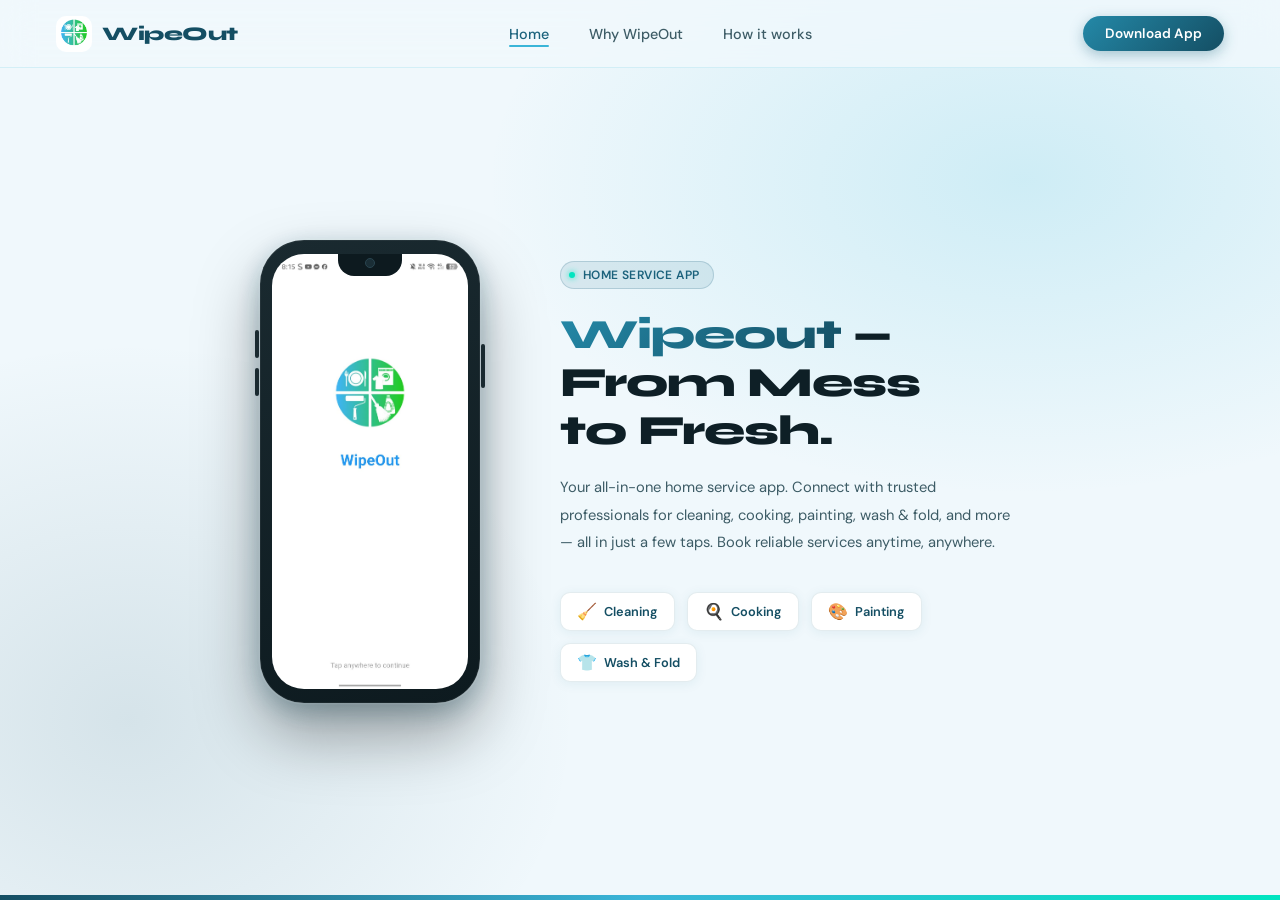
<file: index.html>
<!DOCTYPE html>
<html lang="en">
<head>
  <meta charset="UTF-8" />
  <meta name="viewport" content="width=device-width, initial-scale=1.0"/>
  <title>WipeOut – Home</title>
  <link rel="stylesheet" href="index.css" />
  <link href="https://fonts.googleapis.com/css2?family=Syne:wght@400;600;700;800&family=DM+Sans:wght@300;400;500&display=swap" rel="stylesheet"/>
</head>
<body>

  <nav class="navbar">
    <a href="section1.html" class="nav-logo">
      <img src="pictures/logo.jpeg" alt="WipeOut Logo" class="logo-img" />
      <span class="logo-text">WipeOut</span>
    </a>
    <ul class="nav-links">
      <li><a href="section1.html" class="active">Home</a></li>
      <li><a href="section2.html">Why WipeOut</a></li>
      <li><a href="section3.html">How it works</a></li>
    </ul>
    <a href="section4.html" class="btn-download">Download App</a>
  </nav>

  <section class="hero">

    <div class="hero-phone">
      <div class="phone-outer">
        <div class="side-btn side-btn-vol1"></div>
        <div class="side-btn side-btn-vol2"></div>
        <div class="side-btn side-btn-pwr"></div>
        <div class="phone-screen">
          <img src="pictures/phone1.png" alt="WipeOut App Mockup" />
        </div>
      </div>
    </div>

    <div class="hero-text">
      <div class="hero-tag">
        <span></span> Home Service App
      </div>
      <h1 class="hero-heading">
        <span class="highlight">Wipeout</span> —<br/>From Mess<br/>to Fresh.
      </h1>
      <p class="hero-desc">
        Your all-in-one home service app. Connect with trusted professionals for
        cleaning, cooking, painting, wash &amp; fold, and more — all in just a few taps.
        Book reliable services anytime, anywhere.
      </p>
      <div class="hero-badges">
        <div class="badge"><span class="badge-icon">🧹</span> Cleaning</div>
        <div class="badge"><span class="badge-icon">🍳</span> Cooking</div>
        <div class="badge"><span class="badge-icon">🎨</span> Painting</div>
        <div class="badge"><span class="badge-icon">👕</span> Wash &amp; Fold</div>
      </div>
    </div>

  </section>

  <div class="footer-bar"></div>

</body>
</html>
</file>
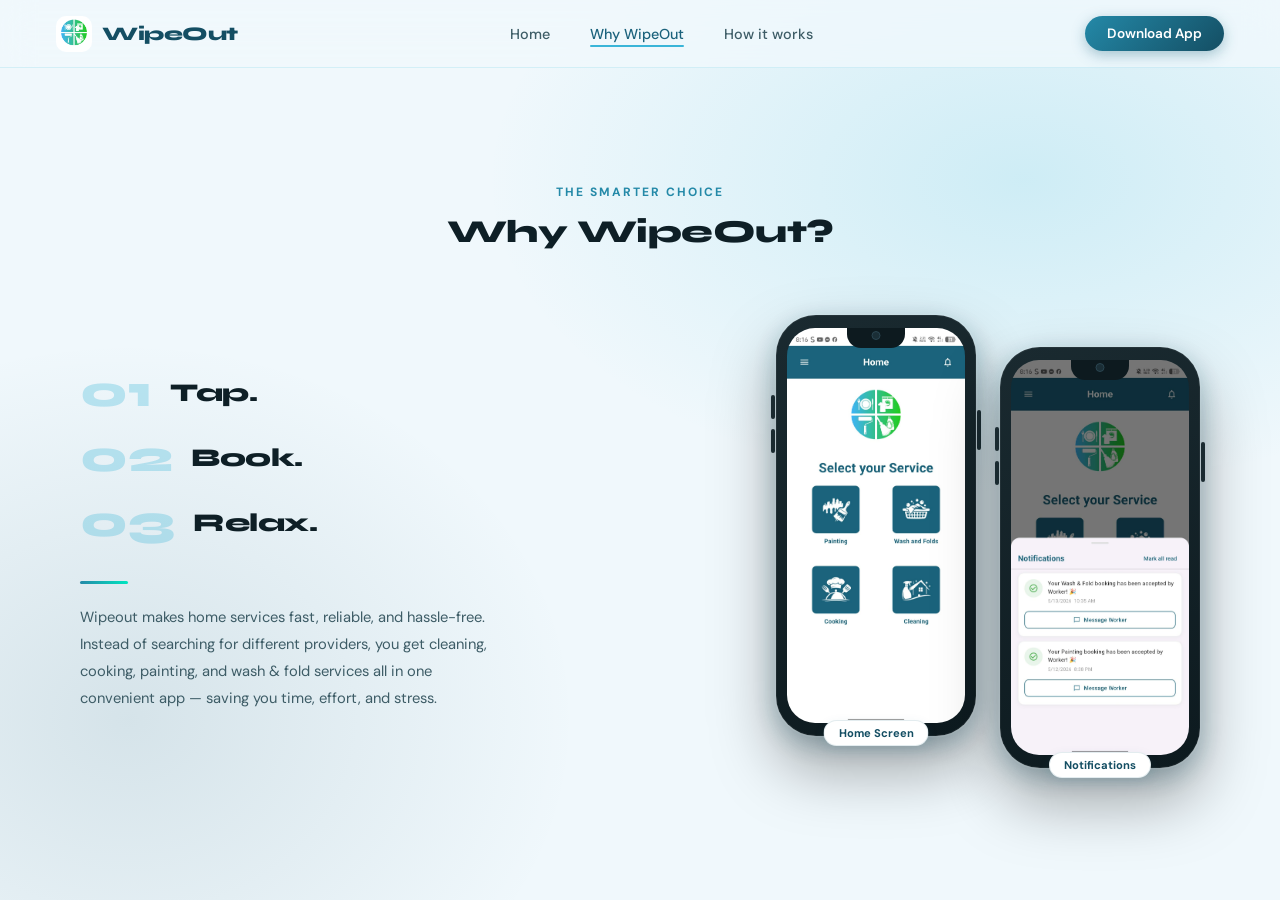
<file: section2.html>
<!DOCTYPE html>
<html lang="en">
<head>
  <meta charset="UTF-8" />
  <meta name="viewport" content="width=device-width, initial-scale=1.0"/>
  <title>WipeOut – Why WipeOut</title>
  <link rel="stylesheet" href="section2.css" />
  <link href="https://fonts.googleapis.com/css2?family=Syne:wght@400;600;700;800&family=DM+Sans:wght@300;400;500&display=swap" rel="stylesheet"/>
</head>
<body>

  <nav class="navbar">
    <a href="section1.html" class="nav-logo">
      <img src="pictures/logo.jpeg" alt="WipeOut Logo" class="logo-img" />
      <span class="logo-text">WipeOut</span>
    </a>
    <ul class="nav-links">
      <li><a href="index.html">Home</a></li>
      <li><a href="section2.html" class="active">Why WipeOut</a></li>
      <li><a href="section3.html">How it works</a></li>
    </ul>
    <a href="section4.html" class="btn-download">Download App</a>
  </nav>

  <section class="why-section">

    <p class="section-eyebrow">The Smarter Choice</p>
    <h2 class="section-title">Why WipeOut?</h2>

    <div class="why-content">

      <div class="why-left">
        <ul class="steps-list">
          <li class="step-item">
            <span class="step-num">01</span>
            <span class="step-label">Tap.</span>
          </li>
          <li class="step-item">
            <span class="step-num">02</span>
            <span class="step-label">Book.</span>
          </li>
          <li class="step-item">
            <span class="step-num">03</span>
            <span class="step-label">Relax.</span>
          </li>
        </ul>
        <div class="why-divider"></div>
        <p class="why-desc">
          Wipeout makes home services fast, reliable, and hassle-free. Instead of searching
          for different providers, you get cleaning, cooking, painting, and wash &amp; fold
          services all in one convenient app — saving you time, effort, and stress.
        </p>
      </div>

      <div class="why-phones">
        <div class="phone-wrap">
          <div class="phone-outer">
            <div class="side-btn side-btn-vol1"></div>
            <div class="side-btn side-btn-vol2"></div>
            <div class="side-btn side-btn-pwr"></div>
            <div class="phone-screen">
              <img src="pictures/phone2.png" alt="WipeOut Home Screen" />
            </div>
          </div>
          <div class="phone-badge">Home Screen</div>
        </div>
        <div class="phone-wrap">
          <div class="phone-outer">
            <div class="side-btn side-btn-vol1"></div>
            <div class="side-btn side-btn-vol2"></div>
            <div class="side-btn side-btn-pwr"></div>
            <div class="phone-screen">
              <img src="pictures/phone3.png" alt="WipeOut Notifications" />
            </div>
          </div>
          <div class="phone-badge">Notifications</div>
        </div>
      </div>

    </div>
  </section>

</body>
</html>
</file>
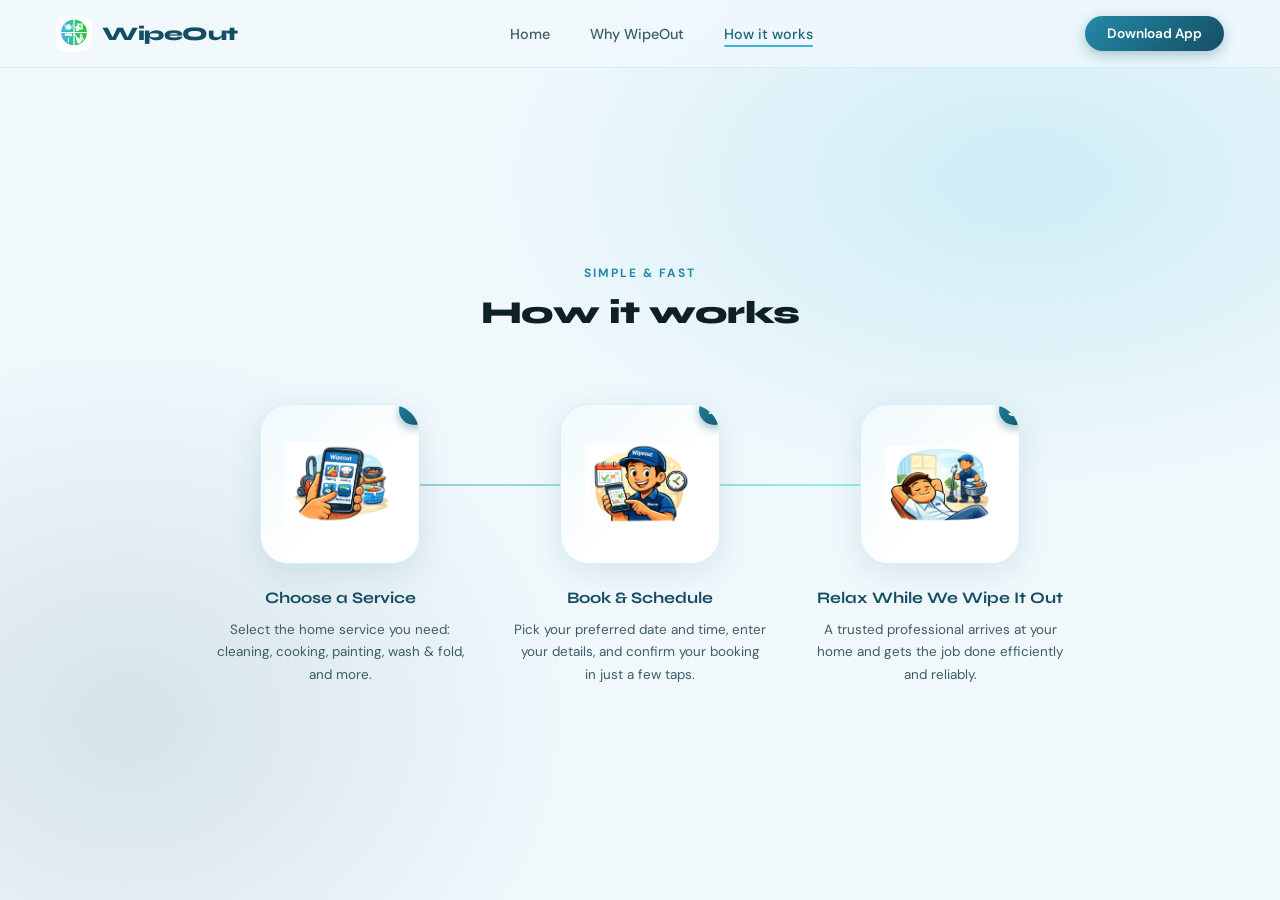
<file: section3.html>
<!DOCTYPE html>
<html lang="en">
<head>
  <meta charset="UTF-8" />
  <meta name="viewport" content="width=device-width, initial-scale=1.0"/>
  <title>WipeOut – How It Works</title>
  <link rel="stylesheet" href="section3.css" />
  <link href="https://fonts.googleapis.com/css2?family=Syne:wght@400;600;700;800&family=DM+Sans:wght@300;400;500&display=swap" rel="stylesheet"/>
</head>
<body>

  <nav class="navbar">
    <a href="section1.html" class="nav-logo">
      <img src="pictures/logo.jpeg" alt="WipeOut Logo" class="logo-img" />
      <span class="logo-text">WipeOut</span>
    </a>
    <ul class="nav-links">
      <li><a href="index.html">Home</a></li>
      <li><a href="section2.html">Why WipeOut</a></li>
      <li><a href="section3.html" class="active">How it works</a></li>
    </ul>
    <a href="section4.html" class="btn-download">Download App</a>
  </nav>

  <section class="how-section">

    <p class="section-eyebrow">Simple & Fast</p>
    <h2 class="section-title">How it works</h2>

    <div class="steps-row">

      <div class="step-card">
        <div class="step-img-wrap">
          <div class="step-num-badge">1</div>
          <img src="pictures/choose.png" alt="Choose a Service" class="step-img" />
        </div>
        <h3 class="step-title">Choose a Service</h3>
        <p class="step-desc">
          Select the home service you need: cleaning, cooking, painting, wash &amp; fold, and more.
        </p>
      </div>

      <div class="step-card">
        <div class="step-img-wrap">
          <div class="step-num-badge">2</div>
          <img src="pictures/book.png" alt="Book and Schedule" class="step-img" />
        </div>
        <h3 class="step-title">Book &amp; Schedule</h3>
        <p class="step-desc">
          Pick your preferred date and time, enter your details, and confirm your booking in just a few taps.
        </p>
      </div>

      <div class="step-card">
        <div class="step-img-wrap">
          <div class="step-num-badge">3</div>
          <img src="pictures/relax.png" alt="Relax While We Wipe It Out" class="step-img" />
        </div>
        <h3 class="step-title">Relax While We Wipe It Out</h3>
        <p class="step-desc">
          A trusted professional arrives at your home and gets the job done efficiently and reliably.
        </p>
      </div>

    </div>
  </section>

</body>
</html>
</file>
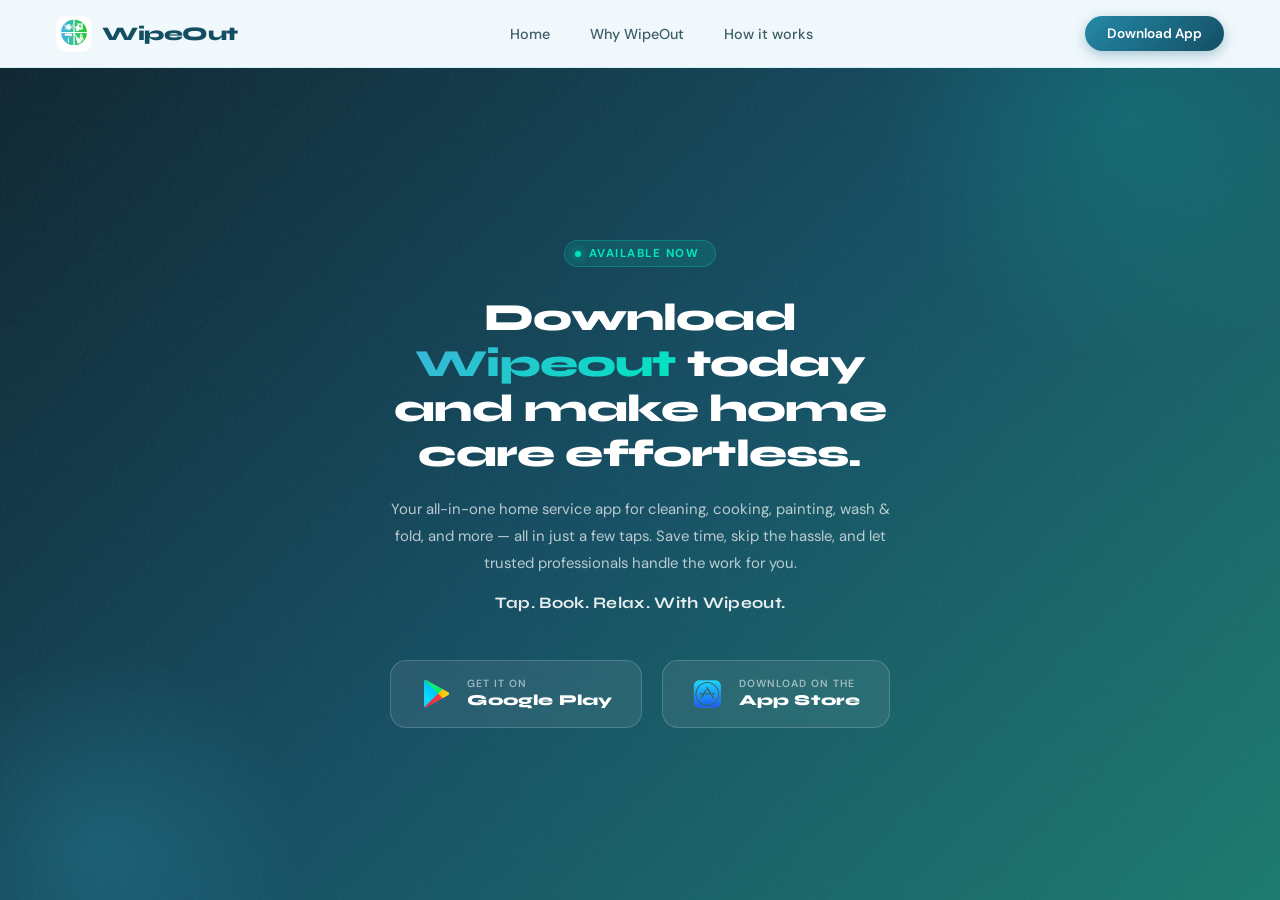
<file: section4.html>
<!DOCTYPE html>
<html lang="en">
<head>
  <meta charset="UTF-8" />
  <meta name="viewport" content="width=device-width, initial-scale=1.0"/>
  <title>WipeOut – Download</title>
  <link rel="stylesheet" href="section4.css" />
  <link href="https://fonts.googleapis.com/css2?family=Syne:wght@400;600;700;800&family=DM+Sans:wght@300;400;500&display=swap" rel="stylesheet"/>
</head>
<body>

  <nav class="navbar">
    <a href="section1.html" class="nav-logo">
      <img src="pictures/logo.jpeg" alt="WipeOut Logo" class="logo-img" />
      <span class="logo-text">WipeOut</span>
    </a>
    <ul class="nav-links">
      <li><a href="index.html">Home</a></li>
      <li><a href="section2.html">Why WipeOut</a></li>
      <li><a href="section3.html">How it works</a></li>
    </ul>
    <a href="section4.html" class="btn-download active">Download App</a>
  </nav>

  <section class="download-section">
    <div class="glow-orb glow-orb-1"></div>
    <div class="glow-orb glow-orb-2"></div>

    <div class="download-inner">

      <div class="dl-eyebrow">
        <div class="dl-eyebrow-dot"></div>
        Available Now
      </div>

      <h2 class="download-title">
        Download <span class="accent-word">Wipeout</span> today<br/>
        and make home care effortless.
      </h2>

      <p class="download-desc">
        Your all-in-one home service app for cleaning, cooking, painting, wash &amp; fold,
        and more — all in just a few taps. Save time, skip the hassle, and let trusted
        professionals handle the work for you.
      </p>

      <p class="download-tagline">Tap. Book. Relax. With Wipeout.</p>

      <div class="store-buttons">
        <a href="#" class="store-btn">
          <img src="pictures/playstore.png" alt="Google Play" class="store-icon" />
          <div class="store-label">
            <span class="store-sub">GET IT ON</span>
            <span class="store-name">Google Play</span>
          </div>
        </a>

        <a href="#" class="store-btn">
          <img src="pictures/appstore.png" alt="App Store" class="store-icon" />
          <div class="store-label">
            <span class="store-sub">DOWNLOAD ON THE</span>
            <span class="store-name">App Store</span>
          </div>
        </a>
      </div>

    </div>
  </section>

</body>
</html>
</file>
<file: index.css>
/* ============================================
   section1.css – Hero / Home Section Styles
   Modern Redesign
   ============================================ */

@import url('https://fonts.googleapis.com/css2?family=Syne:wght@400;600;700;800&family=DM+Sans:wght@300;400;500&display=swap');

*, *::before, *::after {
  box-sizing: border-box;
  margin: 0;
  padding: 0;
}

:root {
  --teal:        #1b627c;
  --teal-dark:   #144e63;
  --teal-light:  #2489a8;
  --teal-glow:   #3ab5d8;
  --accent:      #00e5c0;
  --text-dark:   #0e1f26;
  --text-mid:    #3d5c66;
  --white:       #ffffff;
  --glass:       rgba(255,255,255,0.07);
  --glass-border:rgba(255,255,255,0.15);
  --card-bg:     rgba(255,255,255,0.92);
}

html { scroll-behavior: smooth; }

body {
  font-family: 'DM Sans', sans-serif;
  background: #f0f8fc;
  color: var(--text-dark);
  min-height: 100vh;
  display: flex;
  flex-direction: column;
  overflow-x: hidden;
}

/* ---- BG MESH ---- */
body::before {
  content: '';
  position: fixed;
  inset: 0;
  background:
    radial-gradient(ellipse 60% 50% at 80% 20%, rgba(52,185,216,0.18) 0%, transparent 70%),
    radial-gradient(ellipse 50% 60% at 10% 80%, rgba(20,78,99,0.12) 0%, transparent 70%),
    #f0f8fc;
  z-index: -1;
  pointer-events: none;
}

/* ----- NAVBAR ----- */
.navbar {
  display: flex;
  align-items: center;
  justify-content: space-between;
  padding: 0 56px;
  height: 68px;
  background: rgba(240,248,252,0.75);
  backdrop-filter: blur(16px);
  -webkit-backdrop-filter: blur(16px);
  border-bottom: 1px solid rgba(52,185,216,0.15);
  position: sticky;
  top: 0;
  z-index: 200;
}

.nav-logo {
  display: flex;
  align-items: center;
  gap: 10px;
  text-decoration: none;
}

.logo-img {
  width: 36px;
  height: 36px;
  object-fit: contain;
  border-radius: 10px;
}

.logo-text {
  font-family: 'Syne', sans-serif;
  font-weight: 800;
  font-size: 1.2rem;
  color: var(--teal-dark);
  letter-spacing: -0.5px;
}

.nav-links {
  display: flex;
  gap: 40px;
  list-style: none;
}

.nav-links a {
  text-decoration: none;
  font-size: 0.9rem;
  font-weight: 500;
  color: var(--text-mid);
  transition: color 0.2s;
  position: relative;
}

.nav-links a::after {
  content: '';
  position: absolute;
  left: 0; bottom: -4px;
  width: 0; height: 2px;
  background: var(--teal-glow);
  border-radius: 2px;
  transition: width 0.25s ease;
}

.nav-links a:hover,
.nav-links a.active {
  color: var(--teal);
}

.nav-links a:hover::after,
.nav-links a.active::after {
  width: 100%;
}

.btn-download {
  text-decoration: none;
  font-size: 0.85rem;
  font-weight: 600;
  color: var(--white);
  background: linear-gradient(135deg, var(--teal-light), var(--teal-dark));
  padding: 9px 22px;
  border-radius: 50px;
  transition: box-shadow 0.25s, transform 0.2s;
  box-shadow: 0 4px 14px rgba(27,98,124,0.35);
  letter-spacing: 0.2px;
}

.btn-download:hover {
  box-shadow: 0 6px 22px rgba(27,98,124,0.5);
  transform: translateY(-1px);
}

/* ----- HERO ----- */
.hero {
  flex: 1;
  display: flex;
  align-items: center;
  justify-content: center;
  gap: 80px;
  padding: 60px 80px 80px;
}

/* ----- PHONE FRAME ----- */
.hero-phone {
  flex-shrink: 0;
  animation: floatPhone 4s ease-in-out infinite;
}

@keyframes floatPhone {
  0%, 100% { transform: translateY(0); }
  50%       { transform: translateY(-12px); }
}

.phone-frame {
  position: relative;
  width: 220px;
}

.phone-outer {
  width: 220px;
  border-radius: 44px;
  background: linear-gradient(160deg, #1a2a30 0%, #0d1a1f 100%);
  padding: 14px 12px;
  box-shadow:
    0 0 0 1.5px rgba(255,255,255,0.08),
    inset 0 0 0 1px rgba(255,255,255,0.05),
    0 32px 64px rgba(0,0,0,0.35),
    0 8px 24px rgba(27,98,124,0.3);
  position: relative;
}

.phone-outer::before {
  content: '';
  position: absolute;
  top: 14px;
  left: 50%;
  transform: translateX(-50%);
  width: 64px;
  height: 22px;
  background: #0d1a1f;
  border-radius: 0 0 16px 16px;
  z-index: 5;
}

.phone-outer::after {
  content: '';
  position: absolute;
  top: 18px;
  left: 50%;
  transform: translateX(-50%);
  width: 10px;
  height: 10px;
  background: #1a2e36;
  border-radius: 50%;
  border: 1.5px solid #2a4550;
  z-index: 6;
}

.phone-screen {
  width: 100%;
  border-radius: 32px;
  overflow: hidden;
  display: block;
  line-height: 0;
}

.phone-screen img {
  width: 100%;
  display: block;
}

/* Side buttons */
.phone-outer .side-btn {
  position: absolute;
  background: #1a2a30;
  border-radius: 3px;
}

.side-btn-vol1 { width: 4px; height: 28px; top: 90px; left: -5px; }
.side-btn-vol2 { width: 4px; height: 28px; top: 128px; left: -5px; }
.side-btn-pwr  { width: 4px; height: 44px; top: 104px; right: -5px; }

/* ----- HERO TEXT ----- */
.hero-text {
  max-width: 460px;
}

.hero-tag {
  display: inline-flex;
  align-items: center;
  gap: 8px;
  background: rgba(27,98,124,0.1);
  border: 1px solid rgba(27,98,124,0.2);
  border-radius: 50px;
  padding: 5px 14px 5px 8px;
  font-size: 0.75rem;
  font-weight: 600;
  color: var(--teal);
  letter-spacing: 0.4px;
  text-transform: uppercase;
  margin-bottom: 22px;
}

.hero-tag span {
  width: 6px; height: 6px;
  background: var(--accent);
  border-radius: 50%;
  display: inline-block;
  box-shadow: 0 0 6px var(--accent);
  animation: pulse 2s infinite;
}

@keyframes pulse {
  0%, 100% { opacity: 1; transform: scale(1); }
  50%       { opacity: 0.5; transform: scale(1.5); }
}

.hero-heading {
  font-family: 'Syne', sans-serif;
  font-size: 2.6rem;
  font-weight: 800;
  color: var(--text-dark);
  line-height: 1.15;
  margin-bottom: 20px;
  letter-spacing: -1px;
}

.highlight {
  background: linear-gradient(135deg, var(--teal-light), var(--teal-dark));
  -webkit-background-clip: text;
  -webkit-text-fill-color: transparent;
  background-clip: text;
}

.hero-desc {
  font-size: 0.92rem;
  line-height: 1.85;
  color: var(--text-mid);
  margin-bottom: 36px;
}

.hero-badges {
  display: flex;
  gap: 12px;
  flex-wrap: wrap;
}

.badge {
  display: flex;
  align-items: center;
  gap: 7px;
  background: var(--white);
  border: 1px solid rgba(27,98,124,0.12);
  border-radius: 10px;
  padding: 8px 16px;
  font-size: 0.8rem;
  font-weight: 600;
  color: var(--teal-dark);
  box-shadow: 0 2px 12px rgba(27,98,124,0.08);
  transition: transform 0.2s, box-shadow 0.2s;
}

.badge:hover {
  transform: translateY(-2px);
  box-shadow: 0 6px 18px rgba(27,98,124,0.14);
}

.badge-icon { font-size: 1rem; }

/* ----- FOOTER BAR ----- */
.footer-bar {
  height: 5px;
  background: linear-gradient(90deg, var(--teal-dark), var(--teal-glow), var(--accent));
}
</file>
<file: section2.css>
/* =============================================
   section2.css – Why WipeOut Section Styles
   Modern Redesign
   ============================================= */

@import url('https://fonts.googleapis.com/css2?family=Syne:wght@400;600;700;800&family=DM+Sans:wght@300;400;500&display=swap');

*, *::before, *::after {
  box-sizing: border-box;
  margin: 0;
  padding: 0;
}

:root {
  --teal:        #1b627c;
  --teal-dark:   #144e63;
  --teal-light:  #2489a8;
  --teal-glow:   #3ab5d8;
  --accent:      #00e5c0;
  --text-dark:   #0e1f26;
  --text-mid:    #3d5c66;
  --white:       #ffffff;
}

html { scroll-behavior: smooth; }

body {
  font-family: 'DM Sans', sans-serif;
  background: #f0f8fc;
  color: var(--text-dark);
  min-height: 100vh;
  overflow-x: hidden;
}

body::before {
  content: '';
  position: fixed;
  inset: 0;
  background:
    radial-gradient(ellipse 60% 50% at 80% 20%, rgba(52,185,216,0.18) 0%, transparent 70%),
    radial-gradient(ellipse 50% 60% at 10% 80%, rgba(20,78,99,0.12) 0%, transparent 70%),
    #f0f8fc;
  z-index: -1;
  pointer-events: none;
}

/* ----- NAVBAR ----- */
.navbar {
  display: flex;
  align-items: center;
  justify-content: space-between;
  padding: 0 56px;
  height: 68px;
  background: rgba(240,248,252,0.75);
  backdrop-filter: blur(16px);
  -webkit-backdrop-filter: blur(16px);
  border-bottom: 1px solid rgba(52,185,216,0.15);
  position: sticky;
  top: 0;
  z-index: 200;
}

.nav-logo {
  display: flex;
  align-items: center;
  gap: 10px;
  text-decoration: none;
}

.logo-img {
  width: 36px;
  height: 36px;
  object-fit: contain;
  border-radius: 10px;
}

.logo-text {
  font-family: 'Syne', sans-serif;
  font-weight: 800;
  font-size: 1.2rem;
  color: var(--teal-dark);
  letter-spacing: -0.5px;
}

.nav-links {
  display: flex;
  gap: 40px;
  list-style: none;
}

.nav-links a {
  text-decoration: none;
  font-size: 0.9rem;
  font-weight: 500;
  color: var(--text-mid);
  transition: color 0.2s;
  position: relative;
}

.nav-links a::after {
  content: '';
  position: absolute;
  left: 0; bottom: -4px;
  width: 0; height: 2px;
  background: var(--teal-glow);
  border-radius: 2px;
  transition: width 0.25s ease;
}

.nav-links a:hover,
.nav-links a.active { color: var(--teal); }

.nav-links a:hover::after,
.nav-links a.active::after { width: 100%; }

.btn-download {
  text-decoration: none;
  font-size: 0.85rem;
  font-weight: 600;
  color: var(--white);
  background: linear-gradient(135deg, var(--teal-light), var(--teal-dark));
  padding: 9px 22px;
  border-radius: 50px;
  transition: box-shadow 0.25s, transform 0.2s;
  box-shadow: 0 4px 14px rgba(27,98,124,0.35);
}

.btn-download:hover {
  box-shadow: 0 6px 22px rgba(27,98,124,0.5);
  transform: translateY(-1px);
}

/* ----- WHY SECTION ----- */
.why-section {
  padding: 72px 80px 88px;
  min-height: calc(100vh - 68px);
  display: flex;
  flex-direction: column;
  justify-content: center;
}

.section-eyebrow {
  text-align: center;
  font-size: 0.75rem;
  font-weight: 700;
  letter-spacing: 2px;
  text-transform: uppercase;
  color: var(--teal-light);
  margin-bottom: 12px;
}

.section-title {
  font-family: 'Syne', sans-serif;
  font-size: 2rem;
  font-weight: 800;
  color: var(--text-dark);
  text-align: center;
  letter-spacing: -0.5px;
  margin-bottom: 64px;
}

/* ----- WHY CONTENT ----- */
.why-content {
  display: flex;
  align-items: center;
  justify-content: space-between;
  gap: 56px;
}

.why-left {
  flex: 1;
  max-width: 420px;
}

.steps-list {
  list-style: none;
  margin-bottom: 36px;
  display: flex;
  flex-direction: column;
  gap: 20px;
}

.step-item {
  display: flex;
  align-items: center;
  gap: 18px;
}

.step-num {
  font-family: 'Syne', sans-serif;
  font-size: 2.8rem;
  font-weight: 800;
  color: var(--teal-glow);
  opacity: 0.3;
  line-height: 1;
  min-width: 48px;
  text-align: right;
}

.step-label {
  font-family: 'Syne', sans-serif;
  font-size: 1.6rem;
  font-weight: 800;
  color: var(--text-dark);
  letter-spacing: -0.5px;
}

.why-divider {
  width: 48px;
  height: 3px;
  background: linear-gradient(90deg, var(--teal-light), var(--accent));
  border-radius: 2px;
  margin-bottom: 20px;
}

.why-desc {
  font-size: 0.92rem;
  line-height: 1.85;
  color: var(--text-mid);
}

/* ----- PHONES ----- */
.why-phones {
  display: flex;
  gap: 24px;
  align-items: flex-end;
  flex-shrink: 0;
}

.phone-wrap {
  position: relative;
}

.phone-wrap:first-child {
  margin-bottom: 32px;
}

.phone-outer {
  width: 200px;
  border-radius: 40px;
  background: linear-gradient(160deg, #1a2a30 0%, #0d1a1f 100%);
  padding: 13px 11px;
  box-shadow:
    0 0 0 1.5px rgba(255,255,255,0.08),
    inset 0 0 0 1px rgba(255,255,255,0.05),
    0 32px 64px rgba(0,0,0,0.35),
    0 8px 24px rgba(27,98,124,0.3);
  position: relative;
}

.phone-outer::before {
  content: '';
  position: absolute;
  top: 13px;
  left: 50%;
  transform: translateX(-50%);
  width: 58px;
  height: 20px;
  background: #0d1a1f;
  border-radius: 0 0 14px 14px;
  z-index: 5;
}

.phone-outer::after {
  content: '';
  position: absolute;
  top: 16px;
  left: 50%;
  transform: translateX(-50%);
  width: 9px; height: 9px;
  background: #1a2e36;
  border-radius: 50%;
  border: 1.5px solid #2a4550;
  z-index: 6;
}

.phone-outer .side-btn {
  position: absolute;
  background: #1a2a30;
  border-radius: 3px;
}

.side-btn-vol1 { width: 4px; height: 24px; top: 80px; left: -5px; }
.side-btn-vol2 { width: 4px; height: 24px; top: 114px; left: -5px; }
.side-btn-pwr  { width: 4px; height: 40px; top: 95px; right: -5px; }

.phone-screen {
  width: 100%;
  border-radius: 28px;
  overflow: hidden;
  display: block;
  line-height: 0;
}

.phone-screen img {
  width: 100%;
  display: block;
}

.phone-badge {
  position: absolute;
  bottom: -10px;
  left: 50%;
  transform: translateX(-50%);
  background: var(--white);
  border: 1px solid rgba(27,98,124,0.12);
  border-radius: 50px;
  padding: 5px 14px;
  font-size: 0.7rem;
  font-weight: 700;
  color: var(--teal-dark);
  white-space: nowrap;
  box-shadow: 0 4px 12px rgba(27,98,124,0.1);
}
</file>
<file: section3.css>
/* =============================================
   section3.css – How It Works Section Styles
   Modern Redesign
   ============================================= */

@import url('https://fonts.googleapis.com/css2?family=Syne:wght@400;600;700;800&family=DM+Sans:wght@300;400;500&display=swap');

*, *::before, *::after {
  box-sizing: border-box;
  margin: 0;
  padding: 0;
}

:root {
  --teal:        #1b627c;
  --teal-dark:   #144e63;
  --teal-light:  #2489a8;
  --teal-glow:   #3ab5d8;
  --accent:      #00e5c0;
  --text-dark:   #0e1f26;
  --text-mid:    #3d5c66;
  --white:       #ffffff;
}

html { scroll-behavior: smooth; }

body {
  font-family: 'DM Sans', sans-serif;
  background: #f0f8fc;
  color: var(--text-dark);
  min-height: 100vh;
  overflow-x: hidden;
}

body::before {
  content: '';
  position: fixed;
  inset: 0;
  background:
    radial-gradient(ellipse 60% 50% at 80% 20%, rgba(52,185,216,0.18) 0%, transparent 70%),
    radial-gradient(ellipse 50% 60% at 10% 80%, rgba(20,78,99,0.12) 0%, transparent 70%),
    #f0f8fc;
  z-index: -1;
  pointer-events: none;
}

/* ----- NAVBAR ----- */
.navbar {
  display: flex;
  align-items: center;
  justify-content: space-between;
  padding: 0 56px;
  height: 68px;
  background: rgba(240,248,252,0.75);
  backdrop-filter: blur(16px);
  -webkit-backdrop-filter: blur(16px);
  border-bottom: 1px solid rgba(52,185,216,0.15);
  position: sticky;
  top: 0;
  z-index: 200;
}

.nav-logo {
  display: flex;
  align-items: center;
  gap: 10px;
  text-decoration: none;
}

.logo-img {
  width: 36px;
  height: 36px;
  object-fit: contain;
  border-radius: 10px;
}

.logo-text {
  font-family: 'Syne', sans-serif;
  font-weight: 800;
  font-size: 1.2rem;
  color: var(--teal-dark);
  letter-spacing: -0.5px;
}

.nav-links {
  display: flex;
  gap: 40px;
  list-style: none;
}

.nav-links a {
  text-decoration: none;
  font-size: 0.9rem;
  font-weight: 500;
  color: var(--text-mid);
  transition: color 0.2s;
  position: relative;
}

.nav-links a::after {
  content: '';
  position: absolute;
  left: 0; bottom: -4px;
  width: 0; height: 2px;
  background: var(--teal-glow);
  border-radius: 2px;
  transition: width 0.25s ease;
}

.nav-links a:hover,
.nav-links a.active { color: var(--teal); }

.nav-links a:hover::after,
.nav-links a.active::after { width: 100%; }

.btn-download {
  text-decoration: none;
  font-size: 0.85rem;
  font-weight: 600;
  color: var(--white);
  background: linear-gradient(135deg, var(--teal-light), var(--teal-dark));
  padding: 9px 22px;
  border-radius: 50px;
  transition: box-shadow 0.25s, transform 0.2s;
  box-shadow: 0 4px 14px rgba(27,98,124,0.35);
}

.btn-download:hover {
  box-shadow: 0 6px 22px rgba(27,98,124,0.5);
  transform: translateY(-1px);
}

/* ----- HOW SECTION ----- */
.how-section {
  padding: 72px 80px 88px;
  min-height: calc(100vh - 68px);
  display: flex;
  flex-direction: column;
  justify-content: center;
  align-items: center;
}

.section-eyebrow {
  text-align: center;
  font-size: 0.75rem;
  font-weight: 700;
  letter-spacing: 2px;
  text-transform: uppercase;
  color: var(--teal-light);
  margin-bottom: 12px;
}

.section-title {
  font-family: 'Syne', sans-serif;
  font-size: 2rem;
  font-weight: 800;
  color: var(--text-dark);
  text-align: center;
  letter-spacing: -0.5px;
  margin-bottom: 72px;
}

/* ----- STEPS ----- */
.steps-row {
  display: flex;
  justify-content: center;
  align-items: flex-start;
  gap: 0;
  width: 100%;
  max-width: 900px;
  position: relative;
}

/* connector line */
.steps-row::before {
  content: '';
  position: absolute;
  top: 80px;
  left: calc(16.66% + 40px);
  right: calc(16.66% + 40px);
  height: 2px;
  background: linear-gradient(90deg, var(--teal-light), var(--accent));
  border-radius: 2px;
  opacity: 0.4;
}

.step-card {
  display: flex;
  flex-direction: column;
  align-items: center;
  text-align: center;
  flex: 1;
  padding: 0 24px;
  position: relative;
  animation: fadeUp 0.6s ease both;
}

.step-card:nth-child(1) { animation-delay: 0.1s; }
.step-card:nth-child(2) { animation-delay: 0.25s; }
.step-card:nth-child(3) { animation-delay: 0.4s; }

@keyframes fadeUp {
  from { opacity: 0; transform: translateY(24px); }
  to   { opacity: 1; transform: translateY(0); }
}

.step-img-wrap {
  width: 160px;
  height: 160px;
  border-radius: 28px;
  background: var(--white);
  border: 1px solid rgba(52,185,216,0.2);
  box-shadow: 0 8px 32px rgba(27,98,124,0.12);
  display: flex;
  align-items: center;
  justify-content: center;
  margin-bottom: 24px;
  transition: transform 0.3s, box-shadow 0.3s;
  position: relative;
  overflow: hidden;
}

.step-img-wrap::before {
  content: '';
  position: absolute;
  inset: 0;
  background: linear-gradient(135deg, rgba(52,185,216,0.08) 0%, transparent 60%);
}

.step-card:hover .step-img-wrap {
  transform: translateY(-6px);
  box-shadow: 0 16px 40px rgba(27,98,124,0.2);
}

.step-num-badge {
  position: absolute;
  top: -10px;
  right: -10px;
  width: 30px;
  height: 30px;
  background: linear-gradient(135deg, var(--teal-light), var(--teal-dark));
  color: var(--white);
  font-family: 'Syne', sans-serif;
  font-weight: 800;
  font-size: 0.75rem;
  border-radius: 50%;
  display: flex;
  align-items: center;
  justify-content: center;
  box-shadow: 0 4px 10px rgba(27,98,124,0.4);
  z-index: 1;
}

.step-img {
  width: 110px;
  height: 110px;
  object-fit: contain;
  display: block;
  position: relative;
  z-index: 1;
}

.step-title {
  font-family: 'Syne', sans-serif;
  font-size: 1rem;
  font-weight: 700;
  color: var(--teal-dark);
  margin-bottom: 10px;
  line-height: 1.3;
}

.step-desc {
  font-size: 0.84rem;
  line-height: 1.7;
  color: var(--text-mid);
}
</file>
<file: section4.css>
/* ==============================================
   section4.css – Download CTA Section Styles
   Modern Redesign
   ============================================== */

@import url('https://fonts.googleapis.com/css2?family=Syne:wght@400;600;700;800&family=DM+Sans:wght@300;400;500&display=swap');

*, *::before, *::after {
  box-sizing: border-box;
  margin: 0;
  padding: 0;
}

:root {
  --teal:        #1b627c;
  --teal-dark:   #144e63;
  --teal-light:  #2489a8;
  --teal-glow:   #3ab5d8;
  --accent:      #00e5c0;
  --text-dark:   #0e1f26;
  --text-mid:    #3d5c66;
  --white:       #ffffff;
}

html { scroll-behavior: smooth; }

body {
  font-family: 'DM Sans', sans-serif;
  background: #f0f8fc;
  color: var(--text-dark);
  min-height: 100vh;
  overflow-x: hidden;
}

/* ----- NAVBAR ----- */
.navbar {
  display: flex;
  align-items: center;
  justify-content: space-between;
  padding: 0 56px;
  height: 68px;
  background: rgba(240,248,252,0.75);
  backdrop-filter: blur(16px);
  -webkit-backdrop-filter: blur(16px);
  border-bottom: 1px solid rgba(52,185,216,0.15);
  position: sticky;
  top: 0;
  z-index: 200;
}

.nav-logo {
  display: flex;
  align-items: center;
  gap: 10px;
  text-decoration: none;
}

.logo-img {
  width: 36px;
  height: 36px;
  object-fit: contain;
  border-radius: 10px;
}

.logo-text {
  font-family: 'Syne', sans-serif;
  font-weight: 800;
  font-size: 1.2rem;
  color: var(--teal-dark);
  letter-spacing: -0.5px;
}

.nav-links {
  display: flex;
  gap: 40px;
  list-style: none;
}

.nav-links a {
  text-decoration: none;
  font-size: 0.9rem;
  font-weight: 500;
  color: var(--text-mid);
  transition: color 0.2s;
  position: relative;
}

.nav-links a::after {
  content: '';
  position: absolute;
  left: 0; bottom: -4px;
  width: 0; height: 2px;
  background: var(--teal-glow);
  border-radius: 2px;
  transition: width 0.25s ease;
}

.nav-links a:hover,
.nav-links a.active { color: var(--teal); }
.nav-links a:hover::after,
.nav-links a.active::after { width: 100%; }

.btn-download {
  text-decoration: none;
  font-size: 0.85rem;
  font-weight: 600;
  color: var(--white);
  background: linear-gradient(135deg, var(--teal-light), var(--teal-dark));
  padding: 9px 22px;
  border-radius: 50px;
  transition: box-shadow 0.25s, transform 0.2s;
  box-shadow: 0 4px 14px rgba(27,98,124,0.35);
}

.btn-download:hover {
  box-shadow: 0 6px 22px rgba(27,98,124,0.5);
  transform: translateY(-1px);
}

/* ----- DOWNLOAD SECTION ----- */
.download-section {
  position: relative;
  overflow: hidden;
  min-height: calc(100vh - 68px);
  display: flex;
  align-items: center;
  justify-content: center;
}

/* Dark gradient bg */
.download-section::before {
  content: '';
  position: absolute;
  inset: 0;
  background: linear-gradient(135deg, #0d2530 0%, #144e63 50%, #1b7a6e 100%);
  z-index: 0;
}

/* Noise texture overlay */
.download-section::after {
  content: '';
  position: absolute;
  inset: 0;
  background-image: url("data:image/svg+xml,%3Csvg viewBox='0 0 256 256' xmlns='http://www.w3.org/2000/svg'%3E%3Cfilter id='noise'%3E%3CfeTurbulence type='fractalNoise' baseFrequency='0.9' numOctaves='4' stitchTiles='stitch'/%3E%3C/filter%3E%3Crect width='100%25' height='100%25' filter='url(%23noise)' opacity='0.04'/%3E%3C/svg%3E");
  z-index: 1;
  pointer-events: none;
}

/* Glow orbs */
.glow-orb {
  position: absolute;
  border-radius: 50%;
  pointer-events: none;
  z-index: 1;
}

.glow-orb-1 {
  width: 500px; height: 500px;
  top: -200px; right: -100px;
  background: radial-gradient(circle, rgba(0,229,192,0.15) 0%, transparent 70%);
}

.glow-orb-2 {
  width: 400px; height: 400px;
  bottom: -150px; left: -100px;
  background: radial-gradient(circle, rgba(52,185,216,0.2) 0%, transparent 70%);
}

.download-inner {
  position: relative;
  z-index: 2;
  text-align: center;
  padding: 80px 60px;
  max-width: 680px;
}

.dl-eyebrow {
  display: inline-flex;
  align-items: center;
  gap: 8px;
  background: rgba(0,229,192,0.12);
  border: 1px solid rgba(0,229,192,0.25);
  border-radius: 50px;
  padding: 5px 16px 5px 10px;
  font-size: 0.72rem;
  font-weight: 700;
  color: var(--accent);
  letter-spacing: 1.5px;
  text-transform: uppercase;
  margin-bottom: 28px;
}

.dl-eyebrow-dot {
  width: 6px; height: 6px;
  background: var(--accent);
  border-radius: 50%;
  box-shadow: 0 0 8px var(--accent);
}

.download-title {
  font-family: 'Syne', sans-serif;
  font-size: 2.4rem;
  font-weight: 800;
  color: var(--white);
  line-height: 1.18;
  letter-spacing: -0.8px;
  margin-bottom: 20px;
}

.download-title .accent-word {
  background: linear-gradient(135deg, var(--teal-glow), var(--accent));
  -webkit-background-clip: text;
  -webkit-text-fill-color: transparent;
  background-clip: text;
}

.download-desc {
  font-size: 0.93rem;
  line-height: 1.8;
  color: rgba(255,255,255,0.7);
  max-width: 500px;
  margin: 0 auto 16px;
}

.download-tagline {
  font-family: 'Syne', sans-serif;
  font-size: 1rem;
  font-weight: 700;
  color: rgba(255,255,255,0.9);
  margin-bottom: 48px;
  letter-spacing: 0.3px;
}

/* ----- STORE BUTTONS ----- */
.store-buttons {
  display: flex;
  gap: 20px;
  justify-content: center;
  flex-wrap: wrap;
}

.store-btn {
  display: flex;
  align-items: center;
  gap: 14px;
  background: rgba(255,255,255,0.08);
  border: 1px solid rgba(255,255,255,0.18);
  backdrop-filter: blur(12px);
  -webkit-backdrop-filter: blur(12px);
  border-radius: 16px;
  padding: 16px 28px;
  text-decoration: none;
  min-width: 196px;
  transition: transform 0.2s, background 0.2s, box-shadow 0.2s;
}

.store-btn:hover {
  background: rgba(255,255,255,0.14);
  transform: translateY(-4px);
  box-shadow: 0 12px 32px rgba(0,0,0,0.3);
}

.store-icon {
  width: 34px; height: 34px;
  object-fit: contain;
  flex-shrink: 0;
}

.store-label {
  display: flex;
  flex-direction: column;
  align-items: flex-start;
}

.store-sub {
  font-size: 0.65rem;
  font-weight: 600;
  color: rgba(255,255,255,0.55);
  letter-spacing: 1px;
  text-transform: uppercase;
  line-height: 1;
  margin-bottom: 4px;
}

.store-name {
  font-family: 'Syne', sans-serif;
  font-size: 0.95rem;
  font-weight: 800;
  color: var(--white);
  letter-spacing: 0.2px;
  line-height: 1;
}
</file>
